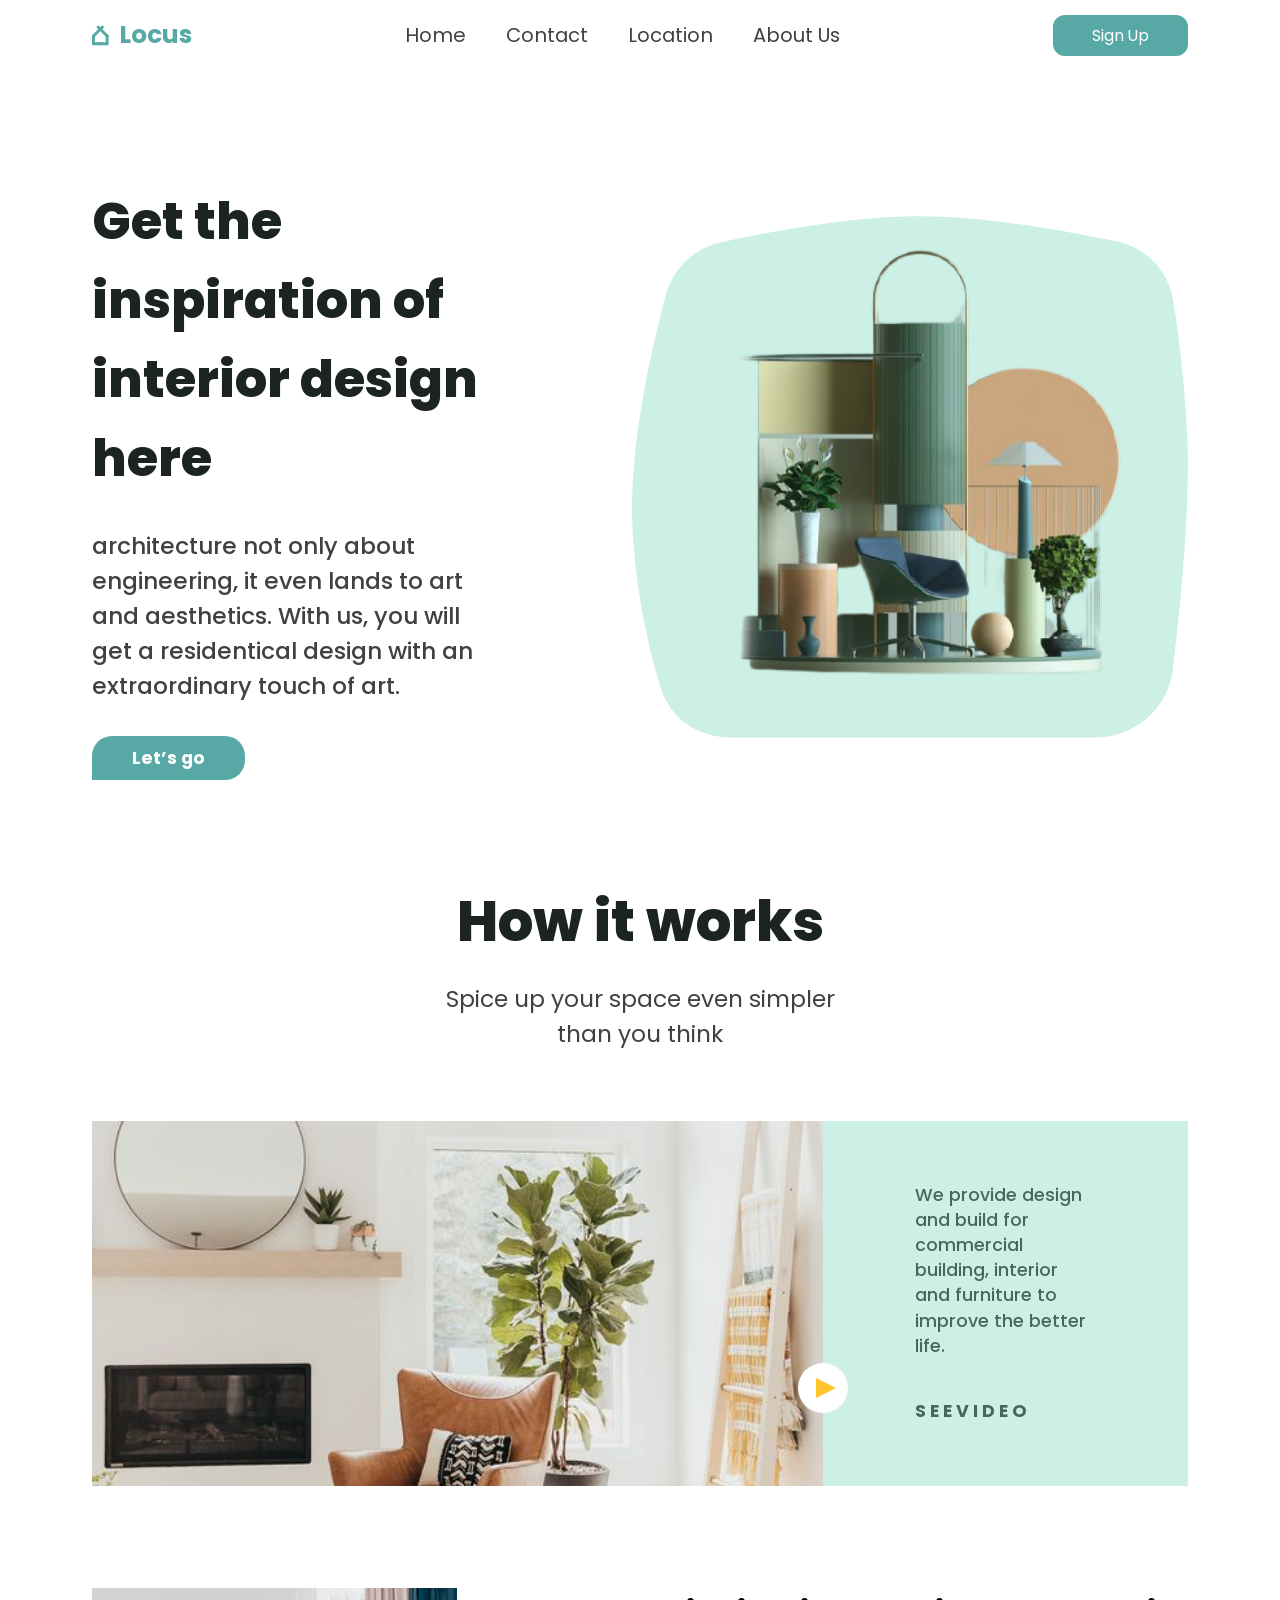
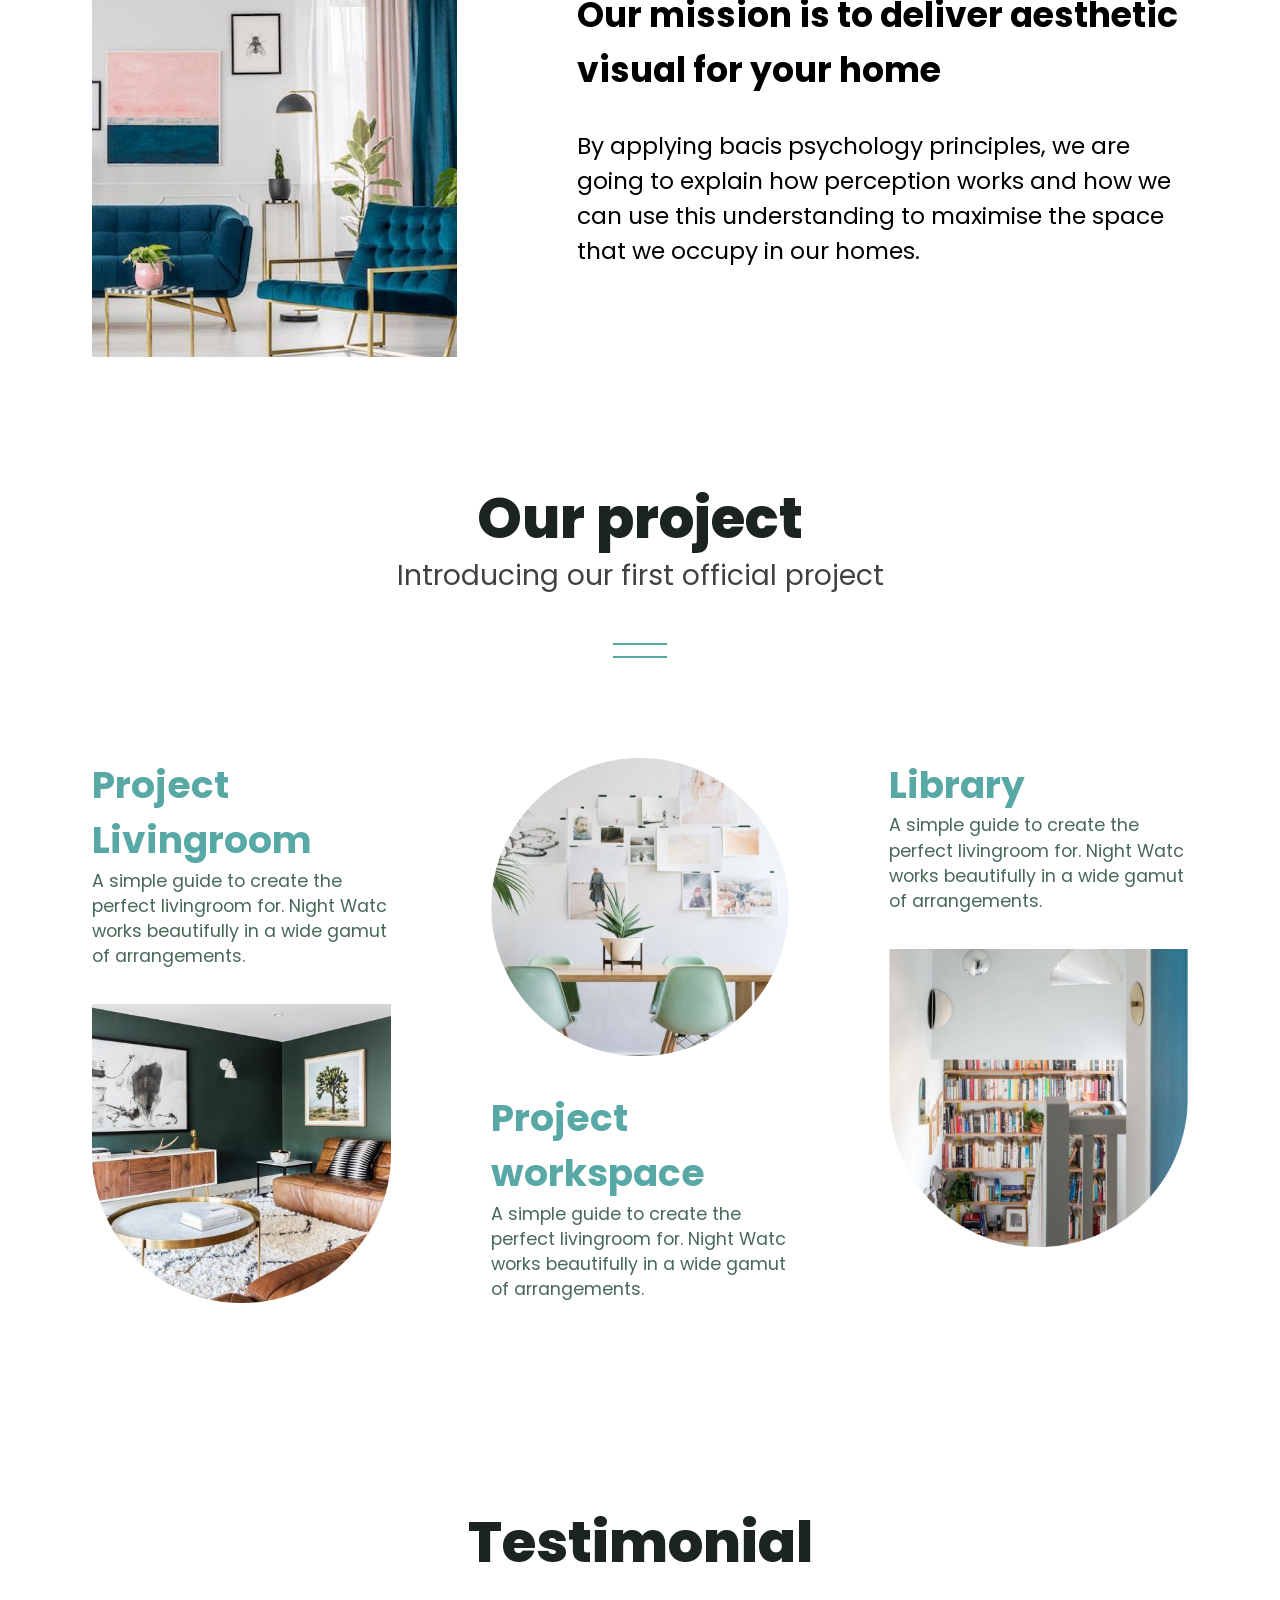
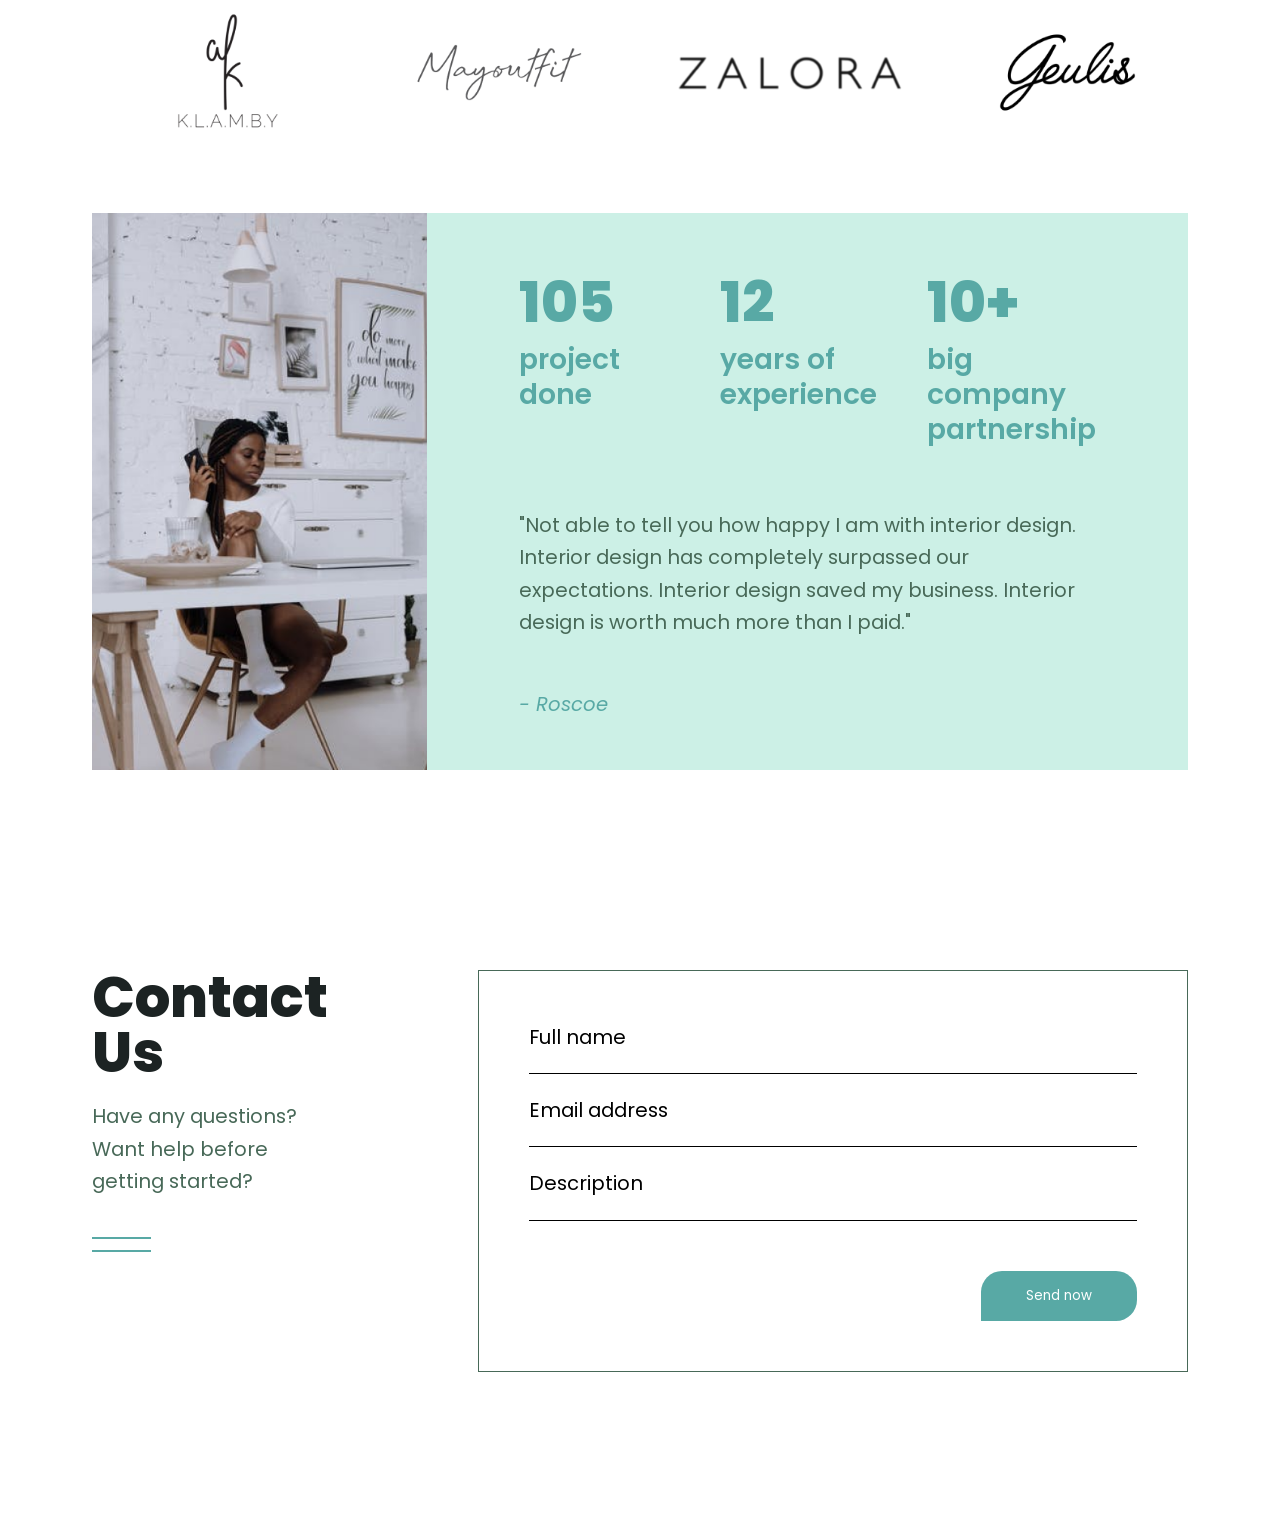
<file: index.html>
<!DOCTYPE html>
<html lang="en">
<head>
    <meta charset="UTF-8">
    <meta http-equiv="X-UA-Compatible" content="IE=edge">
    <meta name="viewport" content="width=device-width, initial-scale=1.0, maximum-scale=1.0, user-scalable=0">

    <link rel="icon" href="">
    <meta name="theme-color" content="#ccf0e6">

    <link rel="manifest" href="manifest.webmanifest">
    <link type="image/webp" sizes="32x32" rel="icon" href="img/favicon/favicon.webp">
    <link type="image/x-icon" rel="shortcut icon" href="img/favicon/favicon.ico">
    <title>LOCUS</title>

    <link rel="stylesheet" href="css/style.css">
</head>
<body>
    <div class="wrapper">
<header class="header">
    <div class="header_block">
        <div class="header_column-1">
            <div class="header_logo">
                <svg  viewBox="0 0 45 53" fill="none" xmlns="http://www.w3.org/2000/svg">
                    <path d="M4 28V49H25" stroke="#58A9A5" stroke-width="8" stroke-linecap="round"/>
                    <path d="M41 28V49H20" stroke="#58A9A5" stroke-width="8" stroke-linecap="round"/>
                    <path d="M41 28L28.8588 15.4666L17 4" stroke="#58A9A5" stroke-width="8" stroke-linecap="round"/>
                    <path d="M4 28L16.1412 15.4666L28 4" stroke="#58A9A5" stroke-width="8" stroke-linecap="round"/>
                </svg>
                <span>Locus</span>
            </div>
        </div>
        <div class="header_column-2 header-column">
            <div class="header-column_body">
                <ul class="header-column_list">
                    <li>Home</li>
                    <li>Contact</li>
                    <li>Location</li>
                    <li>About Us</li>
                </ul>
            </div>
        </div>
        <div class="header_column-3">
            <a>Sign Up</a>
        </div>
        <div class="header_column-menu header-menu">
            <span></span>
            <span></span>
            <span></span>
        </div>
        <div class="header-menu_body">
            <ul class="header-menu_list">
                <li>Home</li>
                <li>Contact</li>
                <li>Location</li>
                <li>About Us</li>
            </ul>
        </div>
    </div> 
</header>        <div class="content">
            <div class="container">
                <div class="inspiration">
                    <div class="inspiration__body">
                        <div class="inspiration__info">
                            <div class="inspiration__title">Get the inspiration of interior design here</div>
                            <div class="inspiration__text">architecture not only about engineering, it even 
                                lands to art and aesthetics. With us, you will get 
                                a residentical design with an extraordinary touch 
                                of art.</div>
                            <div class="inspiration__button"><span>Let’s go</span></div>
                        </div>
                        <div class="inspiration__image">
                            <svg  viewBox="0 0 834 782" fill="none" xmlns="http://www.w3.org/2000/svg">
                                <path d="M51.5043 116.435C62.2459 77.2326 93.717 47.77 133.431 39.1108C206.739 23.1267 330.219 0 431 0C529.384 0 651.849 22.0396 727.471 37.9584C771.054 47.1327 804.44 81.0992 811.62 125.054C819.577 173.769 828.848 244.881 833 330C837.955 431.572 823.347 580.709 811.507 679.531C804.438 738.54 754.017 782 694.587 782H147.319C100.236 782 57.6029 754.385 43.7153 709.398C26.5994 653.952 6.46972 570.456 0.999959 472C-5.82689 349.117 28.8255 199.202 51.5043 116.435Z" fill="#CCF0E6"/>
                            </svg>  
                            <img src="img/image-1.png" alt="">
                        </div>
                    </div>
                </div>
                <div class="how">
                    <div class="how__body">
                        <div class="how__title">How it works</div>
                        <div class="how__subtitle">Spice up your space even simpler 
                        than you think</div>
                        <div class="how__card card-how">
                            <div class="card-how__body">
                                <div class="card-how__left ibg"><img src="img/background.webp" alt=""></div>
                                <div class="card-how__button"><span></span></div>
                                <div class="card-how_right card-right">
                                    <div class="card-right__body">
                                        <div class="card-right__text">We provide design and build for commercial building, interior and furniture to improve the better life. </div>
                                        <div class="card-right__button">S E E  V I D E O</div>
                                    </div>
                                </div>
                            </div>
                        </div>
                    </div>
                </div>
                <div class="mission">
                    <div class="mission__body">
                        <div class="mission__image"><img src="img/image-2.png" alt=""></div>
                        <div class="mission__block">
                            <div class="mission__title">Our mission is to deliver aesthetic visual for your home</div>
                            <div class="mission__text">
                                By applying bacis psychology principles, we are going to explain how perception works and how we can use this understanding to maximise the space that we occupy in our homes.
                            </div>
                        </div>
                    </div>
                </div>
                <div class="project">
                    <div class="project__title">Our project</div>
                    <div class="project__subtitle">Introducing our first official project</div>
                    <div class="lines"></div>
                    <div class="project__body">
                        <div class="project__cards">
                            <div class="project__card card-project">
                                <div class="card-project__title">Project Livingroom</div>
                                <div class="card-project__text">A simple guide to create the perfect livingroom for. Night Watc works beautifully in a wide gamut of arrangements.</div>
                                <div class="card-project__image"><img src="img/image-3.png" alt=""></div>
                            </div>
                            <div class="project__card card-project">
                                <div class="card-project__image"><img src="img/image-4.png" alt=""></div>
                                <div class="card-project__title">Project workspace</div>
                                <div class="card-project__text">A simple guide to create the perfect livingroom for. Night Watc works beautifully in a wide gamut of arrangements.</div>
                            </div>
                            <div class="project__card card-project">
                                <div class="card-project__title">Library</div>
                                <div class="card-project__text">A simple guide to create the perfect livingroom for. Night Watc works beautifully in a wide gamut of arrangements.</div>
                                <div class="card-project__image"><img src="img/image-5.png" alt=""></div>
                            </div>
                        </div>
                    </div>
                </div>
                <div class="testimonial">
                    <div class="testimonial__body">
                        <div class="testimonial__title">Testimonial</div>
                        <div class="testimonial__logos">
                            <div class="testimonial__logo"><img src="img/logo-1.png" alt=""></div>
                            <div class="testimonial__logo"><img src="img/logo-2.png" alt=""></div>
                            <div class="testimonial__logo"><img src="img/logo-3.png" alt=""></div>
                            <div class="testimonial__logo"><img src="img/logo-4.png" alt=""></div>
                        </div>
                        <div class="testimonial__message message-testimonial">
                            <div class="message-testimonial__body">
                                <div class="message-testimonial__left ibg"><img src="img/image-6.png" alt=""></div>
                                <div class="message-testimonial__right">
                                    <div class="message-testimonial__columns">
                                        <div class="message-testimonial__column column-message-testimonial">
                                            <div class="column-message-testimonial__number">105</div>
                                            <div class="column-message-testimonial__text">project done</div>
                                        </div>
                                        <div class="message-testimonial__column column-message-testimonial">
                                            <div class="column-message-testimonial__number">12</div>
                                            <div class="column-message-testimonial__text">years of experience</div>
                                        </div>
                                        <div class="message-testimonial__column column-message-testimonial">
                                            <div class="column-message-testimonial__number">10+</div>
                                            <div class="column-message-testimonial__text">big company partnership</div>
                                        </div>
                                    </div>
                                    <div class="message-testimonial__info">
                                        <div class="message-testimonial__text">"Not able to tell you how happy I am with interior design. 
                                            Interior design has completely surpassed our expectations. 
                                            Interior design saved my business. Interior design is worth 
                                            much more than I paid."
                                            </div>
                                        <div class="message-testimonial__author">- Roscoe</div>
                                    </div>
                                </div>
                            </div>
                        </div>
                    </div>
                </div>
                <div class="contact">
                    <div class="contact__body">
                        <div class="contact__columns">
                            <div class="contact__column">
                                <div class="contact__title">Contact Us</div>
                                <div class="contact__text">Have any questions? Want help before getting started?</div>
                                <div class="lines"></div>
                            </div>
                            <div class="contact__column">
                                <form action='#'' class="contact__form form" id='form'>
                                    <div class="form__block">
                                        <label for="">Full name</label>
                                        <input type="text">
                                    </div>
                                    <div class="form__block">
                                        <label for="">Email address</label>
                                        <input type="email" name="" id="">
                                    </div>
                                    <div class="form__block">
                                        <label for="">Description</label>
                                        <input type="text">
                                    </div>
                                    <div class="form__button">
                                        <button type="submit">Send now</button>
                                    </div>
                                </form>
                            </div>
                        </div>
                    </div>
                </div>
            </div>
        </div>
    </div>
    <!-- script -->
    <script src="scripts/ibg.js"></script>
    <script src="scripts/script.js"></script>

</body>
</html>
</file>
<file: css/style.css>
@import url("https://fonts.googleapis.com/css2?family=Open+Sans:wght@800&family=Poppins:wght@500;600;700;800&display=swap");*{padding:0;margin:0;border:0}*,:after,:before{-webkit-box-sizing:border-box;box-sizing:border-box}:active,:focus{outline:none}a:active,a:focus{outline:none}aside,footer,header,nav{display:block}body,html{height:100%;width:100%;font-size:100%;line-height:1;font-size:14px;-ms-text-size-adjust:100%;-moz-text-size-adjust:100%;-webkit-text-size-adjust:100%}button,input,textarea{font-family:inherit}input::-ms-clear{display:none}button{cursor:pointer}button::-moz-focus-inner{padding:0;border:0}a,a:visited{text-decoration:none}a:hover{text-decoration:none}ul li{list-style:none}img{vertical-align:top}h1,h2,h3,h4,h5,h6{font-size:inherit;font-weight:400}.ibg{background-position:center;background-size:cover;background-repeat:no-repeat}.ibg img{display:none}.header{background-color:white;margin-bottom:80px}.header_block{display:-webkit-box;display:-ms-flexbox;display:flex;-webkit-box-pack:justify;-ms-flex-pack:justify;justify-content:space-between;-webkit-box-align:center;-ms-flex-align:center;align-items:center;padding:20px 0;padding-right:calc(80px + 20 * ((100vw - 320px) / 1600));padding-left:calc(80px + 20 * ((100vw - 320px) / 1600));position:relative;-webkit-transition:-webkit-transform ease 0.01s;transition:-webkit-transform ease 0.01s;-o-transition:transform ease 0.01s;transition:transform ease 0.01s;transition:transform ease 0.01s,-webkit-transform ease 0.01s}.header_column-1{margin:auto 0}.header_logo{font-size:calc(16px + 6 * ((100vw - 320px) / 1600));font-weight:bold;color:#58a9a5;display:-webkit-box;display:-ms-flexbox;display:flex;-webkit-box-align:center;-ms-flex-align:center;align-items:center}.header_logo svg{margin-right:0.8vw;width:1.3vw;height:3vh}.header_logo span{font-size:calc(21px + 6 * ((100vw - 320px) / 1600))}.header_column-3 a{color:#ffffff;background-color:#58a9a5;border-radius:12px;padding:10px 0;padding-right:calc(30px + 15 * ((100vw - 320px) / 1600));padding-left:calc(30px + 15 * ((100vw - 320px) / 1600));font-size:calc(12px + 6 * ((100vw - 320px) / 1600))}.header_column-3 a:hover{opacity:0.8;cursor:pointer}.header_column-menu{width:60px;height:40px;display:none;position:relative}.header_column-menu span{width:100%;height:1px;background-color:#58a9a5;position:absolute;z-index:2;-webkit-transition:all ease 0.3s;-o-transition:all ease 0.3s;transition:all ease 0.3s}.header_column-menu span:first-child{top:10px}.header_column-menu span:nth-child(2){top:50%;-webkit-transform:translateY(-50%);-ms-transform:translateY(-50%);transform:translateY(-50%)}.header_column-menu span:last-child{bottom:10px}.header-column_list{display:-webkit-box;display:-ms-flexbox;display:flex}.header-column_list li{margin:0 1.5625vw;font-size:calc(16px + 6 * ((100vw - 320px) / 1600));line-height:calc(24px + 12 * ((100vw - 320px) / 1600));color:#404242;position:relative}.header-column_list li:hover{color:#58a9a5;font-weight:700;cursor:pointer}.header-column_list li:hover:after{content:"";width:80%;height:4px;border-radius:21px;background-color:#fec62d;position:absolute;left:50%;bottom:0;-webkit-transform:translateX(-50%);-ms-transform:translateX(-50%);transform:translateX(-50%)}.header-menu_body{position:absolute;top:0;left:0;overflow-y:auto;-webkit-transform:translateY(-200vh);-ms-transform:translateY(-200vh);transform:translateY(-200vh);width:100vw;height:100vh;background-color:#ffffff;z-index:1;-webkit-transition:background-color ease 0.5s,-webkit-transform ease 0.7s;transition:background-color ease 0.5s,-webkit-transform ease 0.7s;-o-transition:transform ease 0.7s,background-color ease 0.5s;transition:transform ease 0.7s,background-color ease 0.5s;transition:transform ease 0.7s,background-color ease 0.5s,-webkit-transform ease 0.7s}.header-menu_list{padding:10px 0;font-size:calc(21px + 6 * ((100vw - 320px) / 1600));line-height:calc(24px + 12 * ((100vw - 320px) / 1600));text-transform:uppercase;text-align:center;-webkit-transform:translateY(100%);-ms-transform:translateY(100%);transform:translateY(100%)}@media (orientation:landscape){.header-menu_list{-webkit-transform:translateY(50%);-ms-transform:translateY(50%);transform:translateY(50%)}}.header-menu_list li{margin:25px 0 10px;position:relative}.header-menu_list li:first-child{margin:0px 0 10px}.header-menu_list li:after{content:"";height:1px;width:20px;background-color:#58a9a5;position:absolute;display:block;left:50%;-webkit-transform:translateX(-50%);-ms-transform:translateX(-50%);transform:translateX(-50%);margin-top:5px}._click{z-index:2}._click span:first-child{top:20px;-webkit-transform:rotate(40deg);-ms-transform:rotate(40deg);transform:rotate(40deg)}._click span:nth-child(2){display:none}._click span:last-child{bottom:20px;-webkit-transform:rotate(-40deg);-ms-transform:rotate(-40deg);transform:rotate(-40deg)}._display{display:block;-webkit-transform:translateX(0);-ms-transform:translateX(0);transform:translateX(0)}._ttY{-webkit-transform:translateY(10px);-ms-transform:translateY(10px);transform:translateY(10px)}@media (min-width:1920px){.header_logo svg{height:3vh;width:1vw}}@media (min-width:320px) and (max-width:991px){.header_column-2{display:none}.header_column-menu{display:block}.header{margin-bottom:30px}.header_block{padding:20px 50px}.header_logo svg{width:2.6vw;height:5vh}.header_logo span{font-size:calc(24px + 6 * ((100vw - 320px) / 1600))}}@media (min-width:992px) and (max-width:1199px){.header-menu_body{-webkit-transform:translateY(-100%);-ms-transform:translateY(-100%);transform:translateY(-100%)}.header{margin-bottom:20px}}@media (max-width:480px){.header_block{padding:20px 25px}.header_logo svg{width:3.6vw}}::-webkit-scrollbar{width:13px}::-webkit-scrollbar-thumb{background:#ccf0e6;border-radius:21px}::-webkit-scrollbar-thumb:hover{background:#58a9a5}body{font-family:"Poppins",sans-serif}@-webkit-keyframes blink{0%{-webkit-box-shadow:0 0 0 0px #ffffff56;box-shadow:0 0 0 0px #ffffff56}to{-webkit-box-shadow:0 0 0 8px #ffffff56;box-shadow:0 0 0 8px #ffffff56}}@keyframes blink{0%{-webkit-box-shadow:0 0 0 0px #ffffff56;box-shadow:0 0 0 0px #ffffff56}to{-webkit-box-shadow:0 0 0 8px #ffffff56;box-shadow:0 0 0 8px #ffffff56}}.wrapper{display:-webkit-box;display:-ms-flexbox;display:flex;-webkit-box-orient:vertical;-webkit-box-direction:normal;-ms-flex-direction:column;flex-direction:column;overflow:hidden;min-height:100%}.container{margin:0 auto;padding:0;padding-right:calc(80px + 20 * ((100vw - 320px) / 1600));padding-left:calc(80px + 20 * ((100vw - 320px) / 1600))}.content{-webkit-box-flex:1;-ms-flex:1 1 auto;flex:1 1 auto}.inspiration{margin-bottom:7%}.inspiration__body{display:-webkit-box;display:-ms-flexbox;display:flex;-webkit-box-align:center;-ms-flex-align:center;align-items:center}.inspiration__title{font-weight:800;font-size:calc(26px + 41 * ((100vw - 320px) / 1600));line-height:calc(40px + 65 * ((100vw - 320px) / 1600));color:#1c2323}.inspiration__text{margin-top:30px;font-size:calc(18px + 9 * ((100vw - 320px) / 1600));line-height:calc(20px + 25 * ((100vw - 320px) / 1600));color:#404242;font-weight:500}.inspiration__button{margin-top:40px}.inspiration__button span{font-weight:700;font-size:calc(14px + 6 * ((100vw - 320px) / 1600));line-height:calc(24px + 12 * ((100vw - 320px) / 1600));color:#ffffff;padding:10px 40px;background-color:#58a9a5;border-radius:20px 20px 20px 0}.inspiration__button span:hover{opacity:0.8;cursor:pointer}.inspiration__image{margin-left:150px;position:relative}.inspiration__image svg{width:43.43vw;height:72.407vh}.inspiration__image img{position:absolute;left:50%;top:50%;-webkit-transform:translate(-50%,-50%);-ms-transform:translate(-50%,-50%);transform:translate(-50%,-50%);max-width:100%}.how{margin-bottom:9.259%}.how__title{font-weight:800;font-size:70px;line-height:calc(40px + 65 * ((100vw - 320px) / 1600));text-align:center;color:#1c2323;padding-bottom:20px}@media (max-width:1720px){.how__title{font-size:calc(26px + 44 * ((100vw - 320px) / 1400))}}.how__subtitle{font-size:calc(18px + 9 * ((100vw - 320px) / 1600));line-height:calc(20px + 25 * ((100vw - 320px) / 1600));text-align:center;color:#404242;padding-bottom:70px;white-space:pre-line}.card-how_right{-webkit-box-flex:1;-ms-flex:1 1 33.333%;flex:1 1 33.333%}.card-how__body{display:-webkit-box;display:-ms-flexbox;display:flex}.card-how__left{-webkit-box-flex:1;-ms-flex:1 1 66.667%;flex:1 1 66.667%}.card-how__button{position:relative}.card-how__button span{width:50px;height:50px;background-color:#ffffff;position:absolute;left:0;bottom:20%;-webkit-transform:translateX(-50%);-ms-transform:translateX(-50%);transform:translateX(-50%);border-radius:50%;-webkit-animation:blink 1s linear 0s infinite;animation:blink 1s linear 0s infinite}.card-how__button span:hover{cursor:pointer}.card-how__button span:after{content:"";position:absolute;border-top:10px solid transparent;border-left:20px solid #fec62d;border-bottom:10px solid transparent;left:60%;top:50%;-webkit-transform:translate(-60%,-50%);-ms-transform:translate(-60%,-50%);transform:translate(-60%,-50%)}.card-right__body{padding-top:calc(50px + 20 * ((100vw - 320px) / 1600));padding-bottom:calc(50px + 20 * ((100vw - 320px) / 1600));padding-right:calc(80px + 20 * ((100vw - 320px) / 1600));padding-left:calc(80px + 20 * ((100vw - 320px) / 1600));background-color:#ccf0e6}.card-right__text{margin-bottom:40px;font-size:calc(14px + 6 * ((100vw - 320px) / 1600));font-weight:500;line-height:calc(18px + 12 * ((100vw - 320px) / 1600));color:#486958}.card-right__button{font-weight:700;font-size:calc(14px + 6 * ((100vw - 320px) / 1600));line-height:calc(18px + 12 * ((100vw - 320px) / 1600));color:#486958;display:inline-block}.card-right__button:hover{cursor:pointer;opacity:0.8}.mission{margin-bottom:11.111%}.mission__body{display:-webkit-box;display:-ms-flexbox;display:flex}.mission__image{-webkit-box-flex:1;-ms-flex:1 1 33.333%;flex:1 1 33.333%}.mission__image img{-webkit-transition:opacity ease-out 1.8s,-webkit-transform ease-out 1.8s;transition:opacity ease-out 1.8s,-webkit-transform ease-out 1.8s;-o-transition:transform ease-out 1.8s,opacity ease-out 1.8s;transition:transform ease-out 1.8s,opacity ease-out 1.8s;transition:transform ease-out 1.8s,opacity ease-out 1.8s,-webkit-transform ease-out 1.8s;opacity:0;visibility:hidden;-webkit-transform:translate(-100%,-30%);-ms-transform:translate(-100%,-30%);transform:translate(-100%,-30%);max-width:100%}.mission__block{-webkit-box-flex:1;-ms-flex:1 1 66.667%;flex:1 1 66.667%;padding-left:120px}.mission__title{font-weight:700;font-size:calc(31px + 6 * ((100vw - 320px) / 1600));line-height:calc(48px + 12 * ((100vw - 320px) / 1600));margin-bottom:30px}.mission__text{font-size:calc(18px + 9 * ((100vw - 320px) / 1600));line-height:calc(20px + 25 * ((100vw - 320px) / 1600))}.project{margin-bottom:200px}.project__title{font-weight:800;font-size:70px;line-height:calc(40px + 65 * ((100vw - 320px) / 1600));text-align:center;color:#1c2323}@media (max-width:1720px){.project__title{font-size:calc(26px + 44 * ((100vw - 320px) / 1400))}}.project__subtitle{font-size:30px;line-height:calc(20px + 25 * ((100vw - 320px) / 1600));text-align:center;color:#404242}@media (max-width:1720px){.project__subtitle{font-size:calc(24px + 6 * ((100vw - 320px) / 1400))}}.project__cards{display:-webkit-box;display:-ms-flexbox;display:flex;margin-top:100px}.lines{position:relative;height:15px;margin-top:50px;display:-webkit-box;display:-ms-flexbox;display:flex;-webkit-box-pack:center;-ms-flex-pack:center;justify-content:center}.lines:after,.lines:before{content:"";width:5%;height:2px;background-color:#58a9a5;position:absolute}.lines:before{top:0}.lines:after{bottom:0}.card-project{-ms-flex-item-align:stretch;-ms-grid-row-align:stretch;align-self:stretch}.card-project:nth-child(2){padding:0 100px}.card-project:nth-child(2) .card-project__text{margin-bottom:0}.card-project:nth-child(2) .card-project__title{margin-top:35px}.card-project__title{font-weight:700;font-size:calc(34px + 6 * ((100vw - 320px) / 1600));line-height:calc(48px + 12 * ((100vw - 320px) / 1600));color:#58a9a5}.card-project__text{font-size:calc(14px + 6 * ((100vw - 320px) / 1600));line-height:calc(18px + 12 * ((100vw - 320px) / 1600));color:#486958;margin-bottom:35px}.card-project__image img{max-width:100%}.testimonial{margin-bottom:200px}.testimonial__body{text-align:center}.testimonial__title{font-weight:800;font-size:70px;line-height:calc(40px + 65 * ((100vw - 320px) / 1600));color:#1c2323}@media (max-width:1720px){.testimonial__title{font-size:calc(26px + 44 * ((100vw - 320px) / 1400))}}.testimonial__logos{display:-webkit-inline-box;display:-ms-inline-flexbox;display:inline-flex;-webkit-box-pack:center;-ms-flex-pack:center;justify-content:center;-webkit-box-align:center;-ms-flex-align:center;align-items:center;margin-bottom:50px}.testimonial__logo{margin:0 45px}.testimonial__logo img{max-width:100%}.testimonial__message{text-align:left}.message-testimonial__body{display:-webkit-box;display:-ms-flexbox;display:flex;-webkit-box-pack:center;-ms-flex-pack:center;justify-content:center;width:100%}.message-testimonial__left{-webkit-box-flex:1;-ms-flex:1 1 33.333%;flex:1 1 33.333%}.message-testimonial__left img{max-width:100%}.message-testimonial__right{background-color:#ccf0e6;position:relative;padding:50px 0;padding-left:calc(80px + 20 * ((100vw - 320px) / 1600));padding-right:calc(80px + 20 * ((100vw - 320px) / 1600));-webkit-box-flex:1;-ms-flex:1 1 66.667%;flex:1 1 66.667%}.message-testimonial__columns{display:-webkit-box;display:-ms-flexbox;display:flex}.message-testimonial__column{margin:0 50px}.message-testimonial__column:first-child{margin-left:0}.message-testimonial__column:last-child{margin:0}.message-testimonial__info{padding-top:calc(50px + 20 * ((100vw - 320px) / 1600));z-index:10;position:relative}.message-testimonial__text{font-size:calc(16px + 6 * ((100vw - 320px) / 1600));line-height:calc(25px + 12 * ((100vw - 320px) / 1600));margin-bottom:50px;color:#486958}.message-testimonial__author{font-size:calc(16px + 6 * ((100vw - 320px) / 1600));line-height:calc(25px + 12 * ((100vw - 320px) / 1600));font-style:italic;color:#58a9a5}.column-message-testimonial{color:#58a9a5}.column-message-testimonial__number{font-size:70px;line-height:calc(40px + 65 * ((100vw - 320px) / 1600));font-weight:800}@media (max-width:1720px){.column-message-testimonial__number{font-size:calc(26px + 44 * ((100vw - 320px) / 1400))}}.column-message-testimonial__text{font-size:30px;line-height:calc(20px + 25 * ((100vw - 320px) / 1600));font-weight:600}@media (max-width:1720px){.column-message-testimonial__text{font-size:calc(24px + 6 * ((100vw - 320px) / 1400))}}.contact{margin-bottom:150px}.contact__columns{display:-webkit-box;display:-ms-flexbox;display:flex}.contact__column:first-child{-webkit-box-flex:1;-ms-flex:1 1 33.333%;flex:1 1 33.333%;padding-right:150px}.contact__column:first-child .lines{-webkit-box-pack:start;-ms-flex-pack:start;justify-content:flex-start;width:500%;margin-top:20px}.contact__column:last-child{-webkit-box-flex:1;-ms-flex:1 1 66.667%;flex:1 1 66.667%}.contact__title{font-weight:800;font-size:70px;line-height:calc(48px + 12 * ((100vw - 320px) / 1600));margin-bottom:20px;color:#1c2323}@media (max-width:1720px){.contact__title{font-size:calc(26px + 44 * ((100vw - 320px) / 1400))}}.contact__text{font-size:calc(16px + 6 * ((100vw - 320px) / 1600));line-height:calc(25px + 12 * ((100vw - 320px) / 1600));padding-bottom:20px;color:#486958}.form{border:1px solid #486958;padding:50px}.form__block{display:-webkit-box;display:-ms-flexbox;display:flex;-webkit-box-orient:vertical;-webkit-box-direction:normal;-ms-flex-direction:column;flex-direction:column}.form__block input{border-bottom:1px solid #000;margin-bottom:20px;color:#486958}.form__block label{font-size:calc(16px + 6 * ((100vw - 320px) / 1600));line-height:calc(25px + 12 * ((100vw - 320px) / 1600))}.form__button{display:block;text-align:right;margin-top:30px}.form__button button{color:#ffffff;padding:15px 45px;background-color:#58a9a5;border-radius:21px 21px 21px 0}.form__button button:hover{opacity:0.8}.mission__image.js-missionTransform img{-webkit-transition:opacity ease-out 1.8s,-webkit-transform ease-out 1.8s;transition:opacity ease-out 1.8s,-webkit-transform ease-out 1.8s;-o-transition:transform ease-out 1.8s,opacity ease-out 1.8s;transition:transform ease-out 1.8s,opacity ease-out 1.8s;transition:transform ease-out 1.8s,opacity ease-out 1.8s,-webkit-transform ease-out 1.8s;-webkit-transform:translate(0,0);-ms-transform:translate(0,0);transform:translate(0,0);opacity:1;visibility:visible}@media (min-width:1920px){.mission__block{padding-left:1%}.card-project{display:-webkit-box;display:-ms-flexbox;display:flex;-webkit-box-orient:vertical;-webkit-box-direction:normal;-ms-flex-direction:column;flex-direction:column;-webkit-box-align:center;-ms-flex-align:center;align-items:center}.card-project:first-child{-webkit-box-align:start;-ms-flex-align:start;align-items:flex-start}.card-project:nth-child(3){-webkit-box-align:end;-ms-flex-align:end;align-items:flex-end}}@media (min-width:992px) and (max-width:1199px){.message-testimonial__body{-webkit-box-orient:vertical;-webkit-box-direction:normal;-ms-flex-direction:column;flex-direction:column}.message-testimonial__body .message-testimonial__left{padding-bottom:30%}.card-right__body{padding:60px}.project{margin-bottom:100px}.project .lines:after,.project .lines:before{width:10%}.contact>.contact__body>.contact__columns>.contact__column:first-child .lines:after,.contact>.contact__body>.contact__columns>.contact__column:first-child .lines:before{width:8%}.inspiration__title{font-size:67px}}@media (min-width:992px) and (max-width:1199px) and (max-width:1720px){.inspiration__title{font-size:calc(26px + 41 * ((100vw - 320px) / 1400))}}@media (min-width:320px) and (max-width:991px){.container{padding:0 50px}.inspiration__body{-webkit-box-orient:vertical;-webkit-box-direction:normal;-ms-flex-direction:column;flex-direction:column}.inspiration__image{margin-left:0}.inspiration__image svg{height:45vh}.card-project__text{font-size:calc(16px + 6 * ((100vw - 320px) / 1600))}.card-how__body{-webkit-box-orient:vertical;-webkit-box-direction:normal;-ms-flex-direction:column;flex-direction:column}.card-how__body .card-how__left{padding-bottom:40%}.card-how__body .card-how__button span{left:10%;bottom:50%;-webkit-transform:translate(-10%,50%);-ms-transform:translate(-10%,50%);transform:translate(-10%,50%)}.card-right__text{margin-bottom:20px;font-size:calc(16px + 6 * ((100vw - 320px) / 1600))}.mission__body{-webkit-box-orient:vertical;-webkit-box-direction:normal;-ms-flex-direction:column;flex-direction:column}.mission__body .mission__block{padding-left:0px}.mission__body .mission__block .mission__title{margin-bottom:30px}.mission__body .mission__image{text-align:right;margin-bottom:30px}.mission__body .mission__image img{width:70%;-webkit-transform:translate(130%,-30%);-ms-transform:translate(130%,-30%);transform:translate(130%,-30%)}.mission__image.js-missionTransform img{-webkit-transition:opacity ease-out 1.5s,-webkit-transform ease-out 1.5s;transition:opacity ease-out 1.5s,-webkit-transform ease-out 1.5s;-o-transition:transform ease-out 1.5s,opacity ease-out 1.5s;transition:transform ease-out 1.5s,opacity ease-out 1.5s;transition:transform ease-out 1.5s,opacity ease-out 1.5s,-webkit-transform ease-out 1.5s;-webkit-transform:translate(0,0);-ms-transform:translate(0,0);transform:translate(0,0);opacity:1;visibility:visible}.project{margin-bottom:100px}.project .lines:after,.project .lines:before{width:10%}.project__subtitle{line-height:40px}.project__cards{-webkit-box-orient:vertical;-webkit-box-direction:normal;-ms-flex-direction:column;flex-direction:column;margin-top:50px}.project__cards .project__card{text-align:center;margin-bottom:50px}.project__cards .project__card:nth-child(2){display:-webkit-box;display:-ms-flexbox;display:flex;-webkit-box-orient:vertical;-webkit-box-direction:normal;-ms-flex-direction:column;flex-direction:column;padding:0}.project__cards .project__card:nth-child(2) .card-project__title{-webkit-box-ordinal-group:1;-ms-flex-order:0;order:0;margin-top:0}.project__cards .project__card:nth-child(2) .card-project__text{-webkit-box-ordinal-group:2;-ms-flex-order:1;order:1;margin-bottom:35px}.project__cards .project__card:nth-child(2) .card-project__image{-webkit-box-ordinal-group:3;-ms-flex-order:2;order:2}.project__cards .project__card .card-project__image img{max-width:100%}.testimonial__logos{display:-webkit-box;display:-ms-flexbox;display:flex;-webkit-box-orient:vertical;-webkit-box-direction:normal;-ms-flex-direction:column;flex-direction:column}.testimonial__logos .testimonial__logo:nth-child(2n){margin-top:40px}.testimonial__logos .testimonial__logo:nth-child(2){margin-bottom:40px}.column-message-testimonial__text{font-size:calc(19px + 6 * ((100vw - 320px) / 1600))}.message-testimonial__text{margin-bottom:30px}.message-testimonial__column:first-child{margin-right:0}.message-testimonial__body{-webkit-box-orient:vertical;-webkit-box-direction:normal;-ms-flex-direction:column;flex-direction:column}.message-testimonial__body .message-testimonial__left{padding-bottom:40%}.testimonial{margin-bottom:100px}.contact{margin-bottom:80px}.contact__columns{-webkit-box-orient:vertical;-webkit-box-direction:normal;-ms-flex-direction:column;flex-direction:column}.contact__columns .contact__column:first-child{padding-right:0}.contact__columns .contact__column:first-child .lines{display:none}::-webkit-scrollbar{width:4px}::-webkit-scrollbar-thumb{background:#ccf0e6;border-radius:21px}::-webkit-scrollbar-thumb:hover{background:#58a9a5}}@media (max-width:767px){.message-testimonial__right{padding:30px 50px}.message-testimonial__right .message-testimonial__columns{-webkit-box-orient:vertical;-webkit-box-direction:normal;-ms-flex-direction:column;flex-direction:column}.message-testimonial__right .message-testimonial__columns .message-testimonial__column:nth-child(2){margin:5px 0}}@media (max-width:480px){.container{padding:0 25px}.inspiration{margin-bottom:4%}.inspiration__image svg{height:30vh}.message-testimonial__right{padding:40px}.testimonial{margin-bottom:60px}.project .lines{margin-top:30px}.project .lines:after,.project .lines:before{width:45%}.project__cards{margin-top:30px}.testimonial__logos .testimonial__logo img{max-width:70%}.form{padding:30px}.card-project__text{line-height:calc(25px + 12 * ((100vw - 320px) / 1600))}.mission__text{line-height:calc(25px + 12 * ((100vw - 320px) / 1600))}.card-right__body{padding:40px 60px}.how__subtitle{padding-bottom:45px}}
</file>
